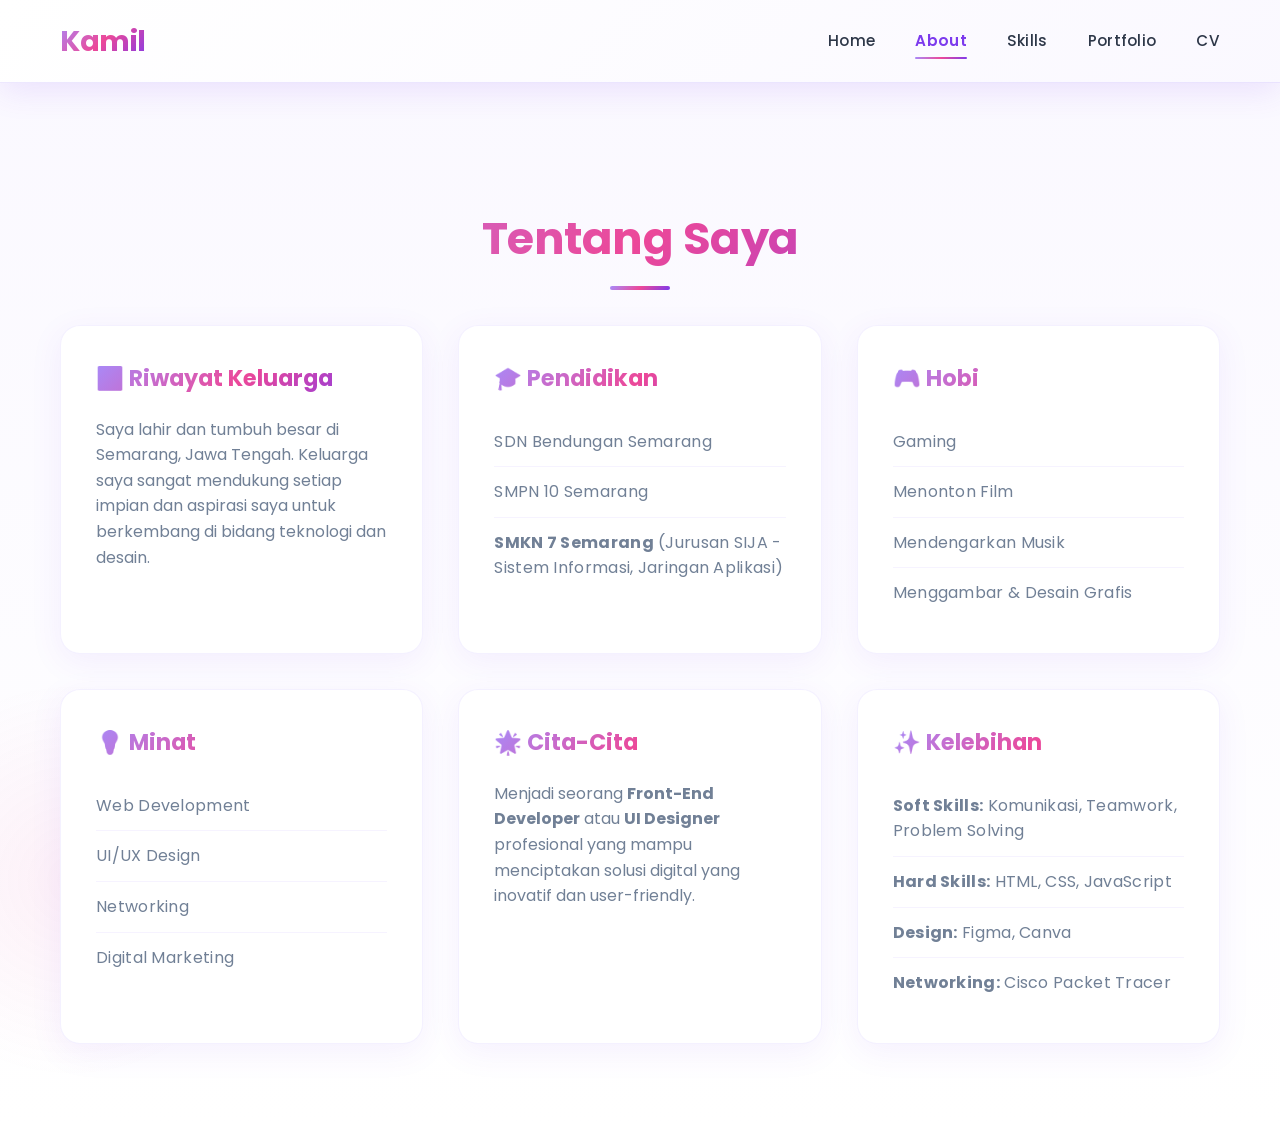
<file: about.html>
<!DOCTYPE html>
<html lang="id">
<head>
  <meta charset="UTF-8">
  <meta name="viewport" content="width=device-width, initial-scale=1.0">
  <title>About - Fedya Jalilah Kamil Winola</title>
  <link href="https://fonts.googleapis.com/css2?family=Poppins:wght@300;400;500;600;700&family=Playfair+Display:wght@400;700&display=swap" rel="stylesheet">
  <link rel="stylesheet" href="style.css">
</head>
<body>
  <!-- ==================== NAVBAR ==================== -->
  <nav>
    <div class="container">
      <a href="index.html" class="nav-brand">Kamil</a>
      <ul class="nav-menu">
        <li><a href="index.html">Home</a></li>
        <li><a href="about.html">About</a></li>
        <li><a href="skills.html">Skills</a></li>
        <li><a href="portofolio.html">Portfolio</a></li>
        <li><a href="cv.html">CV</a></li>
      </ul>
      <div class="hamburger">
        <span></span>
        <span></span>
        <span></span>
      </div>
    </div>
  </nav>

  <!-- ==================== ABOUT SECTION ==================== -->
  <section class="section">
    <div class="container">
      <h1 class="page-title">Tentang Saya</h1>
      
      <div class="about-grid">
        <!-- Riwayat Keluarga -->
        <div class="info-card">
          <h3>👨‍👩‍👧‍👦 Riwayat Keluarga</h3>
          <p style="margin-top: 10px; color: var(--text-gray);">
            Saya lahir dan tumbuh besar di Semarang, Jawa Tengah. Keluarga saya sangat mendukung setiap impian dan aspirasi saya untuk berkembang di bidang teknologi dan desain.
          </p>
        </div>

        <!-- Pendidikan -->
        <div class="info-card">
          <h3>🎓 Pendidikan</h3>
          <ul>
            <li>SDN Bendungan Semarang</li>
            <li>SMPN 10 Semarang</li>
            <li><strong>SMKN 7 Semarang</strong> (Jurusan SIJA - Sistem Informasi, Jaringan Aplikasi)</li>
          </ul>
        </div>

        <!-- Hobi -->
        <div class="info-card">
          <h3>🎮 Hobi</h3>
          <ul>
            <li>Gaming</li>
            <li>Menonton Film</li>
            <li>Mendengarkan Musik</li>
            <li>Menggambar & Desain Grafis</li>
          </ul>
        </div>

        <!-- Minat -->
        <div class="info-card">
          <h3>💡 Minat</h3>
          <ul>
            <li>Web Development</li>
            <li>UI/UX Design</li>
            <li>Networking</li>
            <li>Digital Marketing</li>
          </ul>
        </div>

        <!-- Cita-Cita -->
        <div class="info-card">
          <h3>🌟 Cita-Cita</h3>
          <p style="margin-top: 10px; color: var(--text-gray);">
            Menjadi seorang <strong>Front-End Developer</strong> atau <strong>UI Designer</strong> profesional yang mampu menciptakan solusi digital yang inovatif dan user-friendly.
          </p>
        </div>

        <!-- Kelebihan -->
        <div class="info-card">
          <h3>✨ Kelebihan</h3>
          <ul>
            <li><strong>Soft Skills:</strong> Komunikasi, Teamwork, Problem Solving</li>
            <li><strong>Hard Skills:</strong> HTML, CSS, JavaScript</li>
            <li><strong>Design:</strong> Figma, Canva</li>
            <li><strong>Networking:</strong> Cisco Packet Tracer</li>
          </ul>
        </div>
      </div>
    </div>
  </section>

  <script src="sript.js"></script>
</body>
</html>
</file>
<file: style.css>
/* ==================== GENERAL STYLES ==================== */
* {
  margin: 0;
  padding: 0;
  box-sizing: border-box;
}

:root {
  --primary-light: #a78bfa;
  --primary-dark: #7c3aed;
  --secondary-pink: #ec4899;
  --secondary-rose: #f43f5e;
  --bg-white: #ffffff;
  --bg-light: #faf8ff;
  --text-dark: #2d3748;
  --text-gray: #718096;
  --border-light: #e2e8f0;
  --accent-gradient: linear-gradient(135deg, #a78bfa 0%, #ec4899 50%, #7c3aed 100%);
}

html {
  scroll-behavior: smooth;
}

body {
  font-family: 'Poppins', sans-serif;
  background: linear-gradient(180deg, var(--bg-light) 0%, var(--bg-white) 100%);
  color: var(--text-dark);
  line-height: 1.6;
  overflow-x: hidden;
  position: relative;
  width: 100%;
  transition: overflow 0.3s ease;
}

/* Subtle background decorative elements */
body::before {
  content: '';
  position: fixed;
  top: -50%;
  right: -10%;
  width: 500px;
  height: 500px;
  background: radial-gradient(circle, rgba(167, 139, 250, 0.08) 0%, transparent 70%);
  border-radius: 50%;
  pointer-events: none;
  z-index: -1;
}

body::after {
  content: '';
  position: fixed;
  bottom: -20%;
  left: -10%;
  width: 400px;
  height: 400px;
  background: radial-gradient(circle, rgba(236, 72, 153, 0.08) 0%, transparent 70%);
  border-radius: 50%;
  pointer-events: none;
  z-index: -1;
}

/* ==================== CONTAINERS ==================== */
.container {
  max-width: 1200px;
  margin: 0 auto;
  padding: 0 20px;
  width: 100%;
  box-sizing: border-box;
}

.section {
  min-height: 100vh;
  display: flex;
  align-items: center;
  justify-content: center;
  padding: 120px 20px 80px;
  position: relative;
  width: 100%;
  box-sizing: border-box;
}

/* ==================== NAVBAR ==================== */
nav {
  position: sticky;
  top: 0;
  background: linear-gradient(135deg, rgba(255, 255, 255, 0.95) 0%, rgba(250, 248, 255, 0.95) 100%);
  backdrop-filter: blur(20px);
  box-shadow: 0 8px 32px rgba(124, 58, 237, 0.12);
  z-index: 1000;
  border-bottom: 1px solid rgba(167, 139, 250, 0.2);
  width: 100%;
}

nav .container {
  display: flex;
  justify-content: space-between;
  align-items: center;
  padding: 18px 20px;
  position: relative;
  max-width: 1200px;
  margin: 0 auto;
  width: 100%;
  box-sizing: border-box;
}

.nav-brand {
  font-size: 1.8rem;
  font-weight: 700;
  background: var(--accent-gradient);
  -webkit-background-clip: text;
  -webkit-text-fill-color: transparent;
  background-clip: text;
  text-decoration: none;
  letter-spacing: -0.5px;
  transition: all 0.3s ease;
}

.nav-brand:hover {
  transform: scale(1.05);
  filter: drop-shadow(0 4px 12px rgba(236, 72, 153, 0.2));
}

.nav-menu {
  display: flex;
  list-style: none;
  gap: 40px;
  align-items: center;
}

.nav-menu a {
  text-decoration: none;
  color: var(--text-dark);
  font-weight: 500;
  font-size: 0.95rem;
  position: relative;
  transition: all 0.3s ease;
  letter-spacing: 0.3px;
}

.nav-menu a::after {
  content: '';
  position: absolute;
  width: 0;
  height: 2.5px;
  bottom: -8px;
  left: 0;
  background: var(--accent-gradient);
  transition: width 0.4s cubic-bezier(0.25, 0.46, 0.45, 0.94);
  border-radius: 2px;
}

.nav-menu a:hover::after,
.nav-menu a.active::after {
  width: 100%;
}

.nav-menu a.active {
  color: var(--primary-dark);
  font-weight: 600;
}

.nav-menu a:hover {
  color: var(--secondary-pink);
}

.hamburger {
  display: none;
  flex-direction: column;
  cursor: pointer;
  gap: 6px;
  padding: 0;
  background: none;
  border: none;
  z-index: 1001;
}

.hamburger span {
  width: 28px;
  height: 3px;
  background: var(--primary-dark);
  border-radius: 3px;
  transition: all 0.4s cubic-bezier(0.25, 0.46, 0.45, 0.94);
  display: block;
}

/* ==================== ANIMATIONS ==================== */
@keyframes fadeIn {
  from {
    opacity: 0;
    transform: translateY(20px);
  }
  to {
    opacity: 1;
    transform: translateY(0);
  }
}

@keyframes slideInLeft {
  from {
    opacity: 0;
    transform: translateX(-30px);
  }
  to {
    opacity: 1;
    transform: translateX(0);
  }
}

@keyframes slideInRight {
  from {
    opacity: 0;
    transform: translateX(30px);
  }
  to {
    opacity: 1;
    transform: translateX(0);
  }
}

@keyframes floatUp {
  0%, 100% {
    transform: translateY(0px);
  }
  50% {
    transform: translateY(-10px);
  }
}

@keyframes pulse {
  0%, 100% {
    opacity: 1;
  }
  50% {
    opacity: 0.5;
  }
}

@keyframes shimmer {
  0% {
    background-position: -1000px 0;
  }
  100% {
    background-position: 1000px 0;
  }
}

.fade-in {
  animation: fadeIn 0.8s ease-out forwards;
}

.slide-in-left {
  animation: slideInLeft 0.8s ease-out forwards;
}

.slide-in-right {
  animation: slideInRight 0.8s ease-out forwards;
}

/* ==================== HOME PAGE ==================== */
.hero-content {
  text-align: center;
  max-width: 650px;
  margin: 0 auto;
  width: 100%;
  box-sizing: border-box;
}

.profile-img {
  width: 220px;
  height: 220px;
  border-radius: 30px;
  object-fit: cover;
  margin: 0 auto 40px;
  box-shadow: 0 20px 60px rgba(124, 58, 237, 0.25);
  border: 4px solid white;
  position: relative;
  transition: all 0.4s cubic-bezier(0.25, 0.46, 0.45, 0.94);
  animation: fadeIn 0.8s ease-out, floatUp 3s ease-in-out infinite;
}

.profile-img::before {
  content: '';
  position: absolute;
  inset: -8px;
  border-radius: 30px;
  background: var(--accent-gradient);
  z-index: -1;
  opacity: 0;
  transition: opacity 0.3s ease;
}

.profile-img:hover {
  transform: scale(1.08) rotate(2deg);
  box-shadow: 0 30px 80px rgba(236, 72, 153, 0.35);
}

.profile-img:hover::before {
  opacity: 1;
  animation: shimmer 2s infinite;
}

.hero-content h1 {
  font-size: 3.2rem;
  font-weight: 700;
  margin-bottom: 15px;
  background: var(--accent-gradient);
  -webkit-background-clip: text;
  -webkit-text-fill-color: transparent;
  background-clip: text;
  animation: slideInLeft 0.8s ease-out 0.2s both;
  letter-spacing: -1px;
}

.hero-content .nickname {
  font-size: 1.3rem;
  background: linear-gradient(135deg, var(--primary-light), var(--secondary-pink));
  -webkit-background-clip: text;
  -webkit-text-fill-color: transparent;
  background-clip: text;
  font-weight: 600;
  margin-bottom: 20px;
  animation: slideInRight 0.8s ease-out 0.3s both;
}

.tagline {
  font-size: 1.4rem;
  color: var(--secondary-pink);
  margin-bottom: 25px;
  font-style: italic;
  font-weight: 500;
  animation: fadeIn 0.8s ease-out 0.4s both;
  letter-spacing: 0.5px;
}

.description {
  font-size: 1.05rem;
  color: var(--text-gray);
  margin-bottom: 45px;
  line-height: 1.9;
  animation: fadeIn 0.8s ease-out 0.5s both;
  letter-spacing: 0.3px;
}

.cta-button {
  display: inline-block;
  padding: 16px 45px;
  background: var(--accent-gradient);
  color: white;
  text-decoration: none;
  border-radius: 50px;
  font-weight: 600;
  font-size: 1.05rem;
  transition: all 0.4s cubic-bezier(0.25, 0.46, 0.45, 0.94);
  cursor: pointer;
  border: none;
  box-shadow: 0 10px 30px rgba(124, 58, 237, 0.3);
  animation: fadeIn 0.8s ease-out 0.6s both;
  letter-spacing: 0.5px;
  position: relative;
  overflow: hidden;
}

.cta-button::before {
  content: '';
  position: absolute;
  top: 0;
  left: -100%;
  width: 100%;
  height: 100%;
  background: rgba(255, 255, 255, 0.2);
  transition: left 0.5s ease;
}

.cta-button:hover::before {
  left: 100%;
}

.cta-button:hover {
  transform: translateY(-4px);
  box-shadow: 0 15px 45px rgba(236, 72, 153, 0.4);
}

/* ==================== CARDS ==================== */
.card {
  background: white;
  border-radius: 20px;
  padding: 35px;
  box-shadow: 0 8px 32px rgba(124, 58, 237, 0.08);
  border: 1.5px solid rgba(167, 139, 250, 0.15);
  transition: all 0.4s cubic-bezier(0.25, 0.46, 0.45, 0.94);
  animation: fadeIn 0.8s ease-out;
  position: relative;
  overflow: hidden;
}

.card::before {
  content: '';
  position: absolute;
  top: -50%;
  right: -50%;
  width: 200px;
  height: 200px;
  background: radial-gradient(circle, rgba(236, 72, 153, 0.1) 0%, transparent 70%);
  border-radius: 50%;
  transition: all 0.6s ease;
}

.card:hover {
  transform: translateY(-8px);
  box-shadow: 0 20px 50px rgba(124, 58, 237, 0.15);
  border-color: var(--primary-light);
}

.card:hover::before {
  top: -30%;
  right: -30%;
}

.card-title {
  font-size: 1.6rem;
  font-weight: 700;
  margin-bottom: 18px;
  background: var(--accent-gradient);
  -webkit-background-clip: text;
  -webkit-text-fill-color: transparent;
  background-clip: text;
  position: relative;
  z-index: 1;
}

.card-text {
  color: var(--text-gray);
  line-height: 1.85;
  position: relative;
  z-index: 1;
  letter-spacing: 0.3px;
}

/* ==================== SKILLS ==================== */
.skill-item {
  margin-bottom: 35px;
}

.skill-name {
  font-weight: 600;
  margin-bottom: 12px;
  display: flex;
  justify-content: space-between;
  align-items: center;
  font-size: 1.05rem;
  letter-spacing: 0.3px;
}

.skill-percentage {
  background: var(--accent-gradient);
  -webkit-background-clip: text;
  -webkit-text-fill-color: transparent;
  background-clip: text;
  font-weight: 700;
  font-size: 1.1rem;
}

.progress-bar {
  width: 100%;
  height: 10px;
  background: linear-gradient(90deg, rgba(167, 139, 250, 0.08), rgba(236, 72, 153, 0.08));
  border-radius: 12px;
  overflow: hidden;
  position: relative;
  box-shadow: inset 0 2px 8px rgba(0, 0, 0, 0.05);
}

.progress-fill {
  height: 100%;
  background: var(--accent-gradient);
  border-radius: 12px;
  width: 0%;
  animation: fillProgress 1.8s cubic-bezier(0.25, 0.46, 0.45, 0.94) forwards;
  box-shadow: 0 0 20px rgba(236, 72, 153, 0.4);
  position: relative;
}

.progress-fill::after {
  content: '';
  position: absolute;
  top: 0;
  left: 0;
  right: 0;
  bottom: 0;
  background: linear-gradient(90deg, transparent, rgba(255, 255, 255, 0.3), transparent);
  animation: shimmer 2s infinite;
}

@keyframes fillProgress {
  from {
    width: 0%;
  }
  to {
    width: var(--progress-width);
  }
}

/* ==================== PORTFOLIO ==================== */
.portfolio-grid {
  display: grid;
  grid-template-columns: repeat(auto-fit, minmax(320px, 1fr));
  gap: 35px;
  margin-bottom: 70px;
}

.portfolio-card {
  background: white;
  border-radius: 20px;
  overflow: hidden;
  box-shadow: 0 8px 32px rgba(124, 58, 237, 0.1);
  border: 1.5px solid rgba(167, 139, 250, 0.12);
  transition: all 0.4s cubic-bezier(0.25, 0.46, 0.45, 0.94);
  animation: fadeIn 0.8s ease-out;
  position: relative;
}

.portfolio-card::before {
  content: '';
  position: absolute;
  top: 0;
  left: 0;
  right: 0;
  height: 3px;
  background: var(--accent-gradient);
  transform: scaleX(0);
  transform-origin: left;
  transition: transform 0.4s ease;
  z-index: 2;
}

.portfolio-card:hover {
  transform: translateY(-12px);
  box-shadow: 0 25px 60px rgba(236, 72, 153, 0.2);
  border-color: var(--primary-light);
}

.portfolio-card:hover::before {
  transform: scaleX(1);
}

.portfolio-card-img {
  width: 100%;
  height: 220px;
  object-fit: cover;
  transition: all 0.5s cubic-bezier(0.25, 0.46, 0.45, 0.94);
  filter: brightness(1);
}

.portfolio-card:hover .portfolio-card-img {
  transform: scale(1.08);
  filter: brightness(0.95);
}

.portfolio-card-content {
  padding: 28px;
}

.portfolio-card h3 {
  font-size: 1.4rem;
  font-weight: 700;
  margin-bottom: 12px;
  background: var(--accent-gradient);
  -webkit-background-clip: text;
  -webkit-text-fill-color: transparent;
  background-clip: text;
}

.portfolio-card p {
  color: var(--text-gray);
  margin-bottom: 22px;
  font-size: 0.98rem;
  line-height: 1.7;
  letter-spacing: 0.3px;
}

.portfolio-link {
  display: inline-block;
  padding: 12px 24px;
  background: var(--accent-gradient);
  color: white;
  text-decoration: none;
  border-radius: 25px;
  font-weight: 600;
  font-size: 0.95rem;
  transition: all 0.3s ease;
  box-shadow: 0 4px 15px rgba(124, 58, 237, 0.25);
}

.portfolio-link:hover {
  transform: translateX(6px);
  box-shadow: 0 8px 25px rgba(236, 72, 153, 0.3);
}

/* ==================== CERTIFICATE SECTION ==================== */
.certificate-section {
  margin-top: 80px;
  padding-top: 80px;
  border-top: 2px solid rgba(167, 139, 250, 0.2);
}

.certificate-title {
  text-align: center;
  font-size: 2.3rem;
  font-weight: 700;
  margin-bottom: 50px;
  background: var(--accent-gradient);
  -webkit-background-clip: text;
  -webkit-text-fill-color: transparent;
  background-clip: text;
}

.certificate-grid {
  display: grid;
  grid-template-columns: repeat(auto-fit, minmax(300px, 1fr));
  gap: 35px;
}

.certificate-card {
  background: white;
  border-radius: 20px;
  overflow: hidden;
  box-shadow: 0 8px 32px rgba(124, 58, 237, 0.1);
  border: 2px solid var(--primary-light);
  transition: all 0.4s cubic-bezier(0.25, 0.46, 0.45, 0.94);
  animation: fadeIn 0.8s ease-out;
  cursor: pointer;
  position: relative;
}

.certificate-card::after {
  content: '🔍';
  position: absolute;
  top: 50%;
  left: 50%;
  transform: translate(-50%, -50%);
  font-size: 2.5rem;
  opacity: 0;
  transition: all 0.3s ease;
  z-index: 10;
}

.certificate-card:hover {
  transform: translateY(-12px);
  box-shadow: 0 25px 60px rgba(236, 72, 153, 0.25);
}

.certificate-card:hover::after {
  opacity: 1;
}

.certificate-card:hover img {
  filter: brightness(0.7);
  transform: scale(1.05);
}

.certificate-card img {
  width: 100%;
  height: 280px;
  object-fit: cover;
  transition: all 0.4s ease;
  filter: brightness(1);
}

.certificate-card-content {
  padding: 22px;
  text-align: center;
  background: linear-gradient(135deg, rgba(167, 139, 250, 0.03), rgba(236, 72, 153, 0.03));
}

.certificate-card h3 {
  font-size: 1.2rem;
  font-weight: 700;
  background: var(--accent-gradient);
  -webkit-background-clip: text;
  -webkit-text-fill-color: transparent;
  background-clip: text;
}

/* ==================== CV PAGE ==================== */
.cv-container {
  max-width: 850px;
  margin: 0 auto;
  display: grid;
  gap: 45px;
}

.cv-header {
  text-align: center;
  padding-bottom: 40px;
  border-bottom: 2px solid rgba(167, 139, 250, 0.2);
}

.cv-header .profile-img {
  width: 160px;
  height: 160px;
  margin-bottom: 25px;
}

.cv-header h1 {
  font-size: 2.2rem;
  background: var(--accent-gradient);
  -webkit-background-clip: text;
  -webkit-text-fill-color: transparent;
  background-clip: text;
  margin-bottom: 10px;
  letter-spacing: -0.5px;
}

.cv-section {
  animation: fadeIn 0.8s ease-out;
}

.cv-section-title {
  font-size: 1.6rem;
  font-weight: 700;
  background: var(--accent-gradient);
  -webkit-background-clip: text;
  -webkit-text-fill-color: transparent;
  background-clip: text;
  margin-bottom: 25px;
  padding-bottom: 12px;
  border-bottom: 2.5px solid var(--primary-light);
}

.cv-item {
  margin-bottom: 25px;
  padding-bottom: 25px;
  border-bottom: 1px solid rgba(167, 139, 250, 0.1);
  transition: all 0.3s ease;
}

.cv-item:last-child {
  border-bottom: none;
}

.cv-item:hover {
  padding-left: 10px;
}

.cv-item h4 {
  font-size: 1.15rem;
  font-weight: 700;
  color: var(--text-dark);
  margin-bottom: 8px;
  letter-spacing: 0.3px;
}

.cv-item p {
  color: var(--text-gray);
  margin-bottom: 5px;
  font-size: 0.98rem;
  line-height: 1.7;
  letter-spacing: 0.3px;
}

.cv-quote {
  background: linear-gradient(135deg, rgba(167, 139, 250, 0.08), rgba(236, 72, 153, 0.08));
  padding: 40px;
  border-radius: 20px;
  border-left: 5px solid var(--primary-dark);
  border-right: 5px solid var(--secondary-pink);
  font-style: italic;
  text-align: center;
  background-clip: padding-box;
  color: var(--primary-dark);
  font-weight: 600;
  font-size: 1.2rem;
  animation: fadeIn 0.8s ease-out;
  letter-spacing: 0.3px;
  line-height: 1.8;
  box-shadow: 0 8px 32px rgba(124, 58, 237, 0.1);
}

/* ==================== CONTACT SECTION ==================== */
.contact-grid {
  display: grid;
  grid-template-columns: repeat(auto-fit, minmax(220px, 1fr));
  gap: 25px;
  margin-top: 25px;
}

.contact-card {
  background: white;
  border: 2px solid rgba(167, 139, 250, 0.15);
  border-radius: 18px;
  padding: 30px 25px;
  text-align: center;
  text-decoration: none;
  transition: all 0.4s cubic-bezier(0.25, 0.46, 0.45, 0.94);
  cursor: pointer;
  position: relative;
  overflow: hidden;
  display: flex;
  flex-direction: column;
  align-items: center;
  gap: 15px;
  box-shadow: 0 4px 15px rgba(124, 58, 237, 0.08);
}

.contact-card::before {
  content: '';
  position: absolute;
  top: 0;
  left: 0;
  right: 0;
  height: 3px;
  background: var(--accent-gradient);
  transform: scaleX(0);
  transform-origin: left;
  transition: transform 0.4s ease;
}

.contact-card:hover {
  transform: translateY(-8px);
  border-color: var(--primary-light);
  box-shadow: 0 15px 40px rgba(124, 58, 237, 0.15);
}

.contact-card:hover::before {
  transform: scaleX(1);
}

.contact-icon {
  font-size: 2.5rem;
  transition: all 0.3s ease;
}

.contact-card:hover .contact-icon {
  transform: scale(1.2) rotate(5deg);
}

.contact-card h3 {
  font-size: 1.2rem;
  font-weight: 700;
  color: var(--primary-dark);
  margin: 0;
}

.contact-card p {
  color: var(--text-gray);
  font-size: 0.95rem;
  margin: 0;
  word-break: break-word;
  transition: all 0.3s ease;
}

.contact-card:hover p {
  color: var(--primary-light);
}

/* ==================== ABOUT PAGE ==================== */
.about-grid {
  display: grid;
  grid-template-columns: repeat(auto-fit, minmax(320px, 1fr));
  gap: 35px;
}

.info-card {
  background: white;
  border-radius: 20px;
  padding: 35px;
  box-shadow: 0 8px 32px rgba(124, 58, 237, 0.08);
  border: 1.5px solid rgba(167, 139, 250, 0.12);
  transition: all 0.4s cubic-bezier(0.25, 0.46, 0.45, 0.94);
  animation: fadeIn 0.8s ease-out;
  position: relative;
  overflow: hidden;
}

.info-card::before {
  content: '';
  position: absolute;
  top: 0;
  left: 0;
  right: 0;
  height: 4px;
  background: var(--accent-gradient);
  transform: scaleX(0);
  transform-origin: left;
  transition: transform 0.4s ease;
}

.info-card:hover {
  transform: translateY(-10px);
  box-shadow: 0 20px 50px rgba(124, 58, 237, 0.15);
  border-color: var(--primary-light);
}

.info-card:hover::before {
  transform: scaleX(1);
}

.info-card h3 {
  font-size: 1.4rem;
  font-weight: 700;
  background: var(--accent-gradient);
  -webkit-background-clip: text;
  -webkit-text-fill-color: transparent;
  background-clip: text;
  margin-bottom: 20px;
  display: flex;
  align-items: center;
  gap: 12px;
  position: relative;
  z-index: 1;
}

.info-card ul {
  list-style: none;
  margin: 0;
}

.info-card li {
  padding: 12px 0;
  color: var(--text-gray);
  border-bottom: 1px solid rgba(167, 139, 250, 0.1);
  transition: all 0.3s ease;
  position: relative;
  z-index: 1;
  letter-spacing: 0.3px;
}

.info-card li:last-child {
  border-bottom: none;
}

.info-card li:hover {
  color: var(--primary-dark);
  padding-left: 12px;
  transform: translateX(5px);
}

/* ==================== RESPONSIVE DESIGN ==================== */
@media (max-width: 768px) {
  .hamburger {
    display: flex;
  }

  .nav-menu {
    position: fixed;
    top: 65px;
    left: 0;
    right: 0;
    width: 100%;
    background: linear-gradient(135deg, rgba(255, 255, 255, 0.98) 0%, rgba(250, 248, 255, 0.98) 100%);
    flex-direction: column;
    gap: 0;
    padding: 0;
    margin: 0;
    box-shadow: 0 8px 32px rgba(124, 58, 237, 0.12);
    max-height: 0;
    overflow: hidden;
    transition: max-height 0.4s cubic-bezier(0.25, 0.46, 0.45, 0.94);
    border-bottom: 1px solid rgba(167, 139, 250, 0.2);
    backdrop-filter: blur(10px);
    z-index: 999;
  }

  .nav-menu.active {
    max-height: 100vh;
    overflow-y: auto;
  }

  .nav-menu li {
    border-bottom: 1px solid rgba(167, 139, 250, 0.08);
    margin: 0;
    list-style: none;
  }

  .nav-menu li:last-child {
    border-bottom: none;
  }

  .nav-menu a {
    display: block;
    padding: 16px 20px;
    text-decoration: none;
    color: var(--text-dark);
    font-weight: 500;
    transition: all 0.3s ease;
  }

  .nav-menu a::after {
    display: none;
  }

  .nav-menu a:hover {
    background: linear-gradient(135deg, rgba(167, 139, 250, 0.08), rgba(236, 72, 153, 0.08));
    color: var(--primary-dark);
    padding-left: 24px;
  }

  .nav-menu a.active {
    background: linear-gradient(135deg, rgba(167, 139, 250, 0.12), rgba(236, 72, 153, 0.12));
    color: var(--primary-dark);
    font-weight: 600;
    border-left: 4px solid var(--primary-dark);
    padding-left: 16px;
  }

  .hamburger.active span:nth-child(1) {
    transform: rotate(45deg) translate(12px, 10px);
  }

  .hamburger.active span:nth-child(2) {
    opacity: 0;
  }

  .hamburger.active span:nth-child(3) {
    transform: rotate(-45deg) translate(8px, -8px);
  }

  .hero-content h1 {
    font-size: 2.2rem;
  }

  .hero-content .nickname {
    font-size: 1.1rem;
  }

  .tagline {
    font-size: 1.1rem;
  }

  .description {
    font-size: 0.98rem;
  }

  .profile-img {
    width: 160px;
    height: 160px;
  }

  .section {
    padding: 100px 20px 60px;
    width: 100%;
  }

  nav .container {
    padding: 14px 20px;
  }

  .nav-brand {
    font-size: 1.6rem;
  }

  .portfolio-grid,
  .certificate-grid,
  .about-grid {
    grid-template-columns: 1fr;
    gap: 25px;
  }

  .cv-container {
    max-width: 100%;
  }

  .page-title {
    font-size: 2.2rem;
    margin-bottom: 40px;
  }

  .page-title::after {
    width: 50px;
  }

  .card {
    padding: 25px;
  }

  .info-card {
    padding: 25px;
  }

  .certificate-card img {
    height: 220px;
  }
}

@media (max-width: 480px) {
  .hero-content h1 {
    font-size: 1.8rem;
  }

  .hero-content .nickname {
    font-size: 0.95rem;
  }

  .tagline {
    font-size: 0.95rem;
  }

  .description {
    font-size: 0.9rem;
    margin-bottom: 30px;
  }

  .cta-button {
    padding: 12px 30px;
    font-size: 0.9rem;
  }

  .profile-img {
    width: 140px;
    height: 140px;
  }

  .card {
    padding: 20px;
  }

  .section {
    padding: 80px 15px 50px;
  }

  nav .container {
    padding: 12px 15px;
  }

  .page-title {
    font-size: 1.6rem;
    margin-bottom: 30px;
  }

  .page-title::after {
    width: 40px;
  }

  .nav-brand {
    font-size: 1.5rem;
  }

  .info-card {
    padding: 20px;
  }

  .certificate-card img {
    height: 180px;
  }

  .cv-header h1 {
    font-size: 1.8rem;
  }

  .cv-section-title {
    font-size: 1.3rem;
  }

  .portfolio-link {
    padding: 10px 18px;
    font-size: 0.85rem;
  }
}

/* ==================== CONTACT RESPONSIVE ==================== */
@media (max-width: 768px) {
  .contact-grid {
    grid-template-columns: 1fr;
    gap: 20px;
  }

  .contact-card {
    padding: 25px 20px;
  }

  .contact-icon {
    font-size: 2rem;
  }

  .contact-card h3 {
    font-size: 1.1rem;
  }

  .contact-card p {
    font-size: 0.9rem;
  }
}

/* ==================== PAGE TITLE ==================== */
.page-title {
  text-align: center;
  font-size: 2.8rem;
  font-weight: 700;
  margin-bottom: 50px;
  background: var(--accent-gradient);
  -webkit-background-clip: text;
  -webkit-text-fill-color: transparent;
  background-clip: text;
  animation: fadeIn 0.8s ease-out;
  letter-spacing: -0.5px;
  position: relative;
}

.page-title::after {
  content: '';
  position: absolute;
  bottom: -15px;
  left: 50%;
  transform: translateX(-50%);
  width: 60px;
  height: 4px;
  background: var(--accent-gradient);
  border-radius: 2px;
}

/* ==================== UTILITY CLASSES ==================== */
.text-center {
  text-align: center;
}

.mt-20 {
  margin-top: 20px;
}

.mt-40 {
  margin-top: 40px;
}

.mb-20 {
  margin-bottom: 20px;
}

.mb-40 {
  margin-bottom: 40px;
}

/* ==================== MODAL LIGHTBOX ==================== */
.modal {
  display: none;
  position: fixed;
  z-index: 2000;
  left: 0;
  top: 0;
  width: 100%;
  height: 100%;
  background-color: rgba(0, 0, 0, 0.8);
  animation: fadeIn 0.3s ease-out;
}

.modal.active {
  display: flex;
  align-items: center;
  justify-content: center;
}

.modal-content {
  position: relative;
  background-color: white;
  padding: 20px;
  border-radius: 15px;
  max-width: 90%;
  max-height: 90vh;
  animation: slideInUp 0.3s ease-out;
  box-shadow: 0 20px 60px rgba(0, 0, 0, 0.3);
}

@keyframes slideInUp {
  from {
    opacity: 0;
    transform: translateY(30px);
  }
  to {
    opacity: 1;
    transform: translateY(0);
  }
}

.modal-content img {
  max-width: 100%;
  max-height: 80vh;
  border-radius: 10px;
  display: block;
}

.close-modal {
  position: absolute;
  right: 20px;
  top: 15px;
  font-size: 2rem;
  font-weight: bold;
  color: var(--primary-dark);
  cursor: pointer;
  transition: all 0.3s ease;
}

.close-modal:hover {
  color: var(--primary-light);
  transform: scale(1.2);
}
</file>
